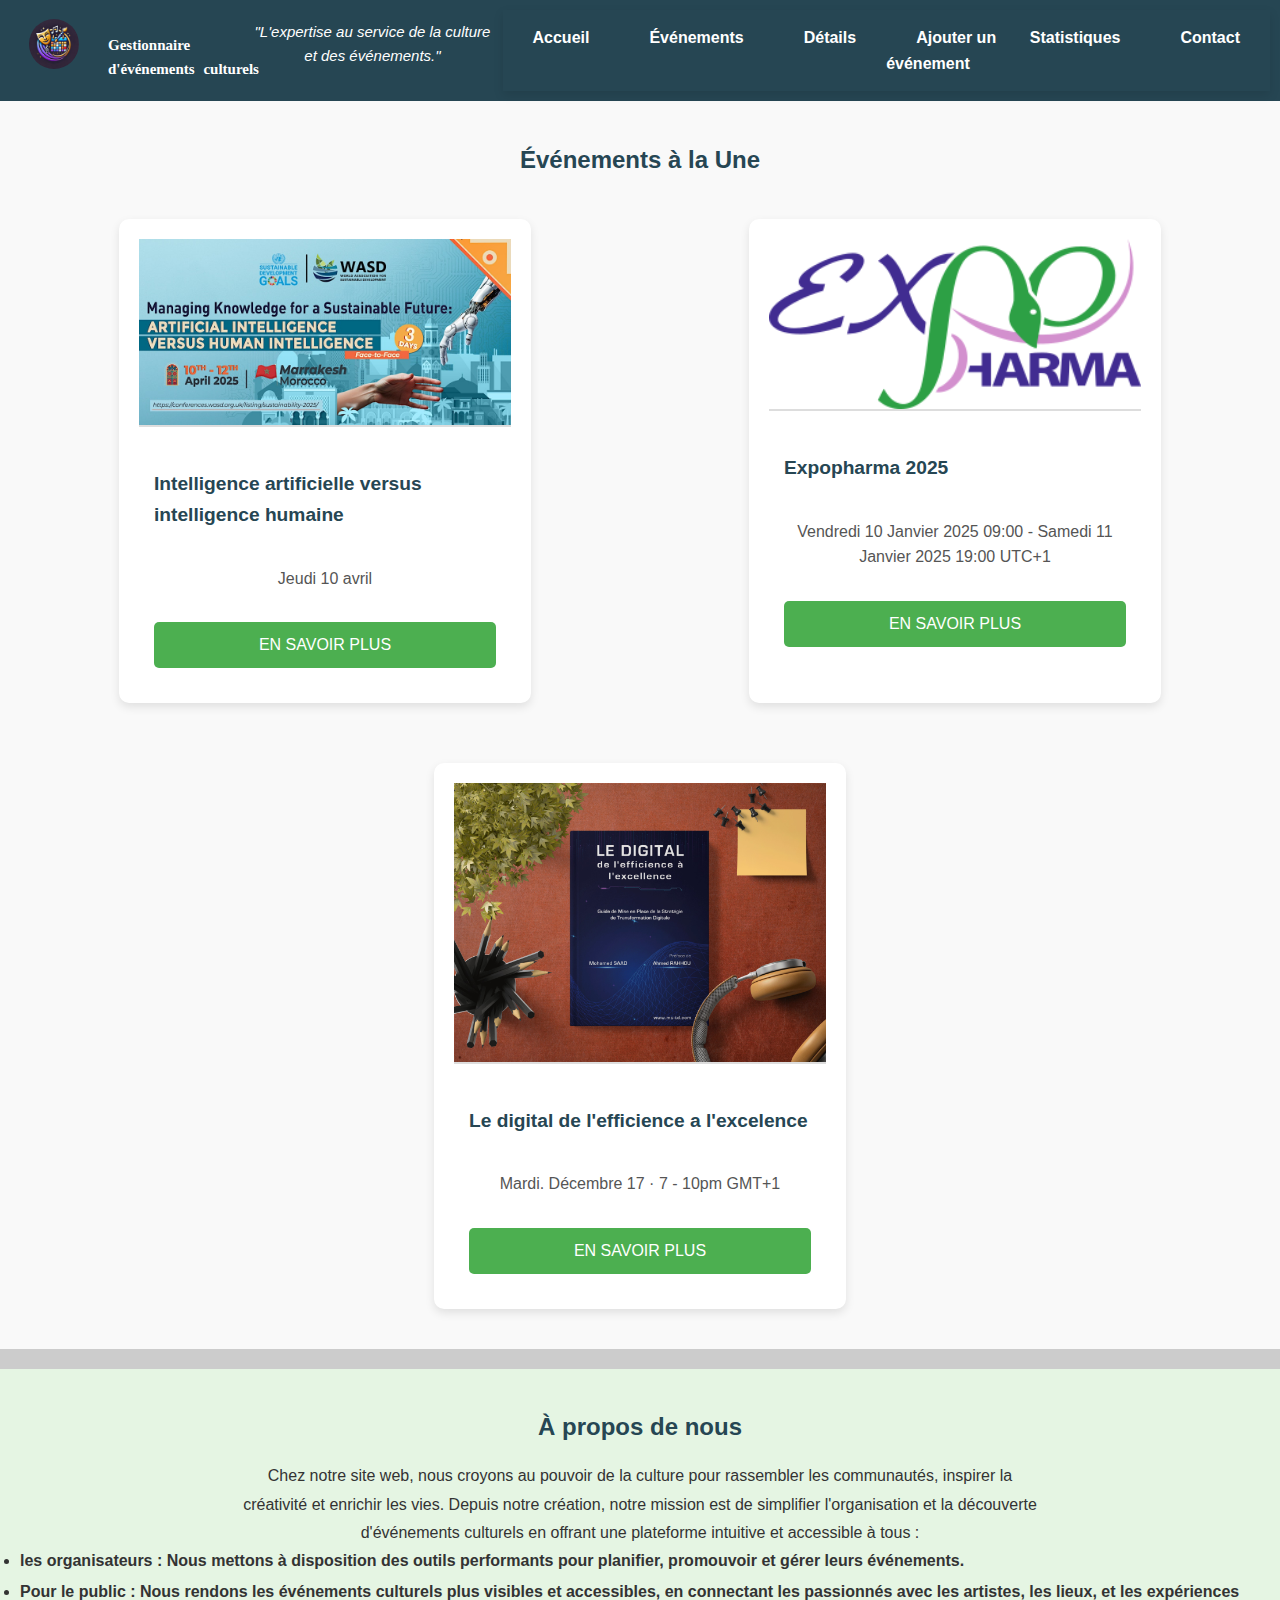
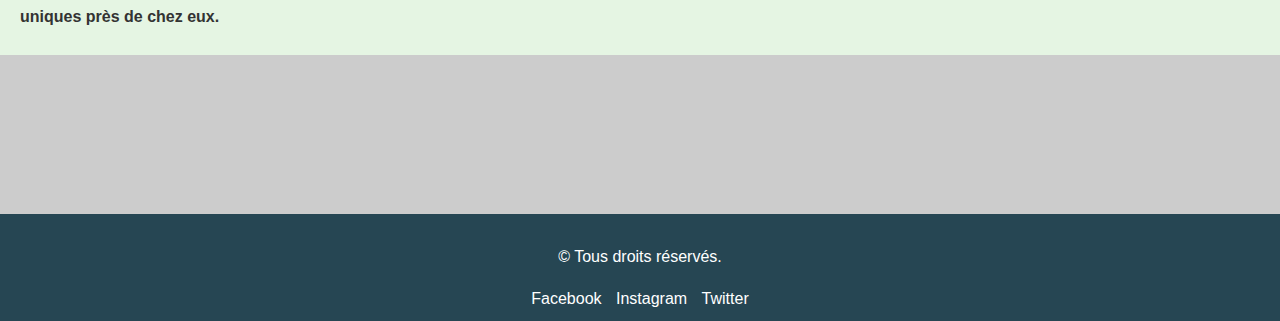
<file: Projet web/index.html>
<!DOCTYPE html>
<html lang="fr">
  <head>
    <meta charset="UTF-8">
    <meta name="viewport" content="width=device-width, initial-scale=1.0">
    <title>Accueil</title>
    <!-- Préchargement des polices -->
    <link rel="preconnect" href="https://fonts.googleapis.com">
    <link rel="preconnect" href="https://fonts.gstatic.com" crossorigin>
    <link href="https://fonts.googleapis.com/css2?family=Jaro:opsz@6..72&display=swap" rel="stylesheet">
    <!-- Inclusion de la feuille de style CSS -->
    <link rel="stylesheet" href="css/style.css">
  </head>
  <body>
    <header>
      <div id="BlockLogo">
        <!-- Logo et titre principal -->
        <a href="index.html"><img id="logo" src="Pictures/logo.webp" alt="Logo du gestionnaire" width="50" height="50"></a>
        <a href="index.html"><h1 id="text_1">Gestionnaire d'événements culturels</h1></a>
        <p id="p_1">"L'expertise au service de la culture et des événements."</p>
      </div>
     
      <nav class="nav_menu">
        <ul>
          <li><a href="index.html" class="nav_menu_item">Accueil</a></li>
          <li><a href="events.html" class="nav_menu_item">Événements</a></li>
          <li><a href="event-details.html" class="nav_menu_item">Détails</a></li>
          <li><a href="add-event.html" class="nav_menu_item">Ajouter un événement</a></li>
          <li><a href="stats.html" class="nav_menu_item">Statistiques</a></li>
          <li><a href="contact.html" class="nav_menu_item">Contact</a></li>
        </ul>
      </nav>
    </header>
      <!-- Section des événements à la une -->
  <section class="featured-events">
    <h2>Événements à la Une</h2>
    <div class="events">
      <div class="event-card">
        <img src="Pictures/https___cdn.evbuc.com_images_905621823_137532368338_1_original.jpg" alt="Festival de Jazz">
        <h3>Intelligence artificielle versus intelligence humaine</h3>
        <p>Jeudi 10 avril</p>
        <a href="https://www.eventbrite.fr/e/artificial-intelligence-versus-human-intelligence-tickets-1089884627259?aff=ebdssbdestsearch&keep_tld=1" class="btn small">En savoir plus</a>
      </div>
      <div class="event-card">
        <img src="Pictures/logo-expo-ultimate.png" alt="Expopharma ">
        <h3>Expopharma 2025</h3>
        <p>Vendredi 10 Janvier 2025 09:00 - Samedi 11 Janvier 2025 19:00 UTC+1</p>
        <a href="https://expopharma.ma/" class="btn small">En savoir plus</a>
      </div>
      <div class="event-card">
        <img src="Pictures/book.jpeg" alt="Atelier d'Écriture">
        <h3>Le digital de l'efficience a l'excelence</h3>
        <p>Mardi. Décembre 17 · 7 - 10pm GMT+1</p>
        <a href="https://www.ms-td.com/book/le-digital-de-l-efficience-a-l-excellence/introduction" class="btn small">En savoir plus</a>
      </div>
    </div>
  </section>
  <section class="testimonials">
    <h2>À propos de nous</h2>
    <p>Chez notre site web, nous croyons au pouvoir de la culture pour rassembler les communautés, inspirer la créativité et enrichir les vies.
      Depuis notre création, notre mission est de simplifier l'organisation et la découverte d'événements culturels en offrant une plateforme intuitive et accessible à tous :
      <li> les organisateurs : Nous mettons à disposition des outils performants pour planifier, promouvoir et gérer leurs événements.</li>
      <li>Pour le public : Nous rendons les événements culturels plus visibles et accessibles, en connectant les passionnés avec les artistes, les lieux, et les expériences uniques près de chez eux.</li>

      </p>

  </section>


  <!-- Pied de page -->
  <footer class="main-footer">
    <p>&copy; Tous droits réservés.</p>
    <div class="social-links">
      <a href="#">Facebook</a>
      <a href="#">Instagram</a>
      <a href="#">Twitter</a>
    </div>
  </footer>

    <!-- Inclusion des scripts -->
    <script src="JS/index_js.js"></script>
  </body>
</html>
</file>
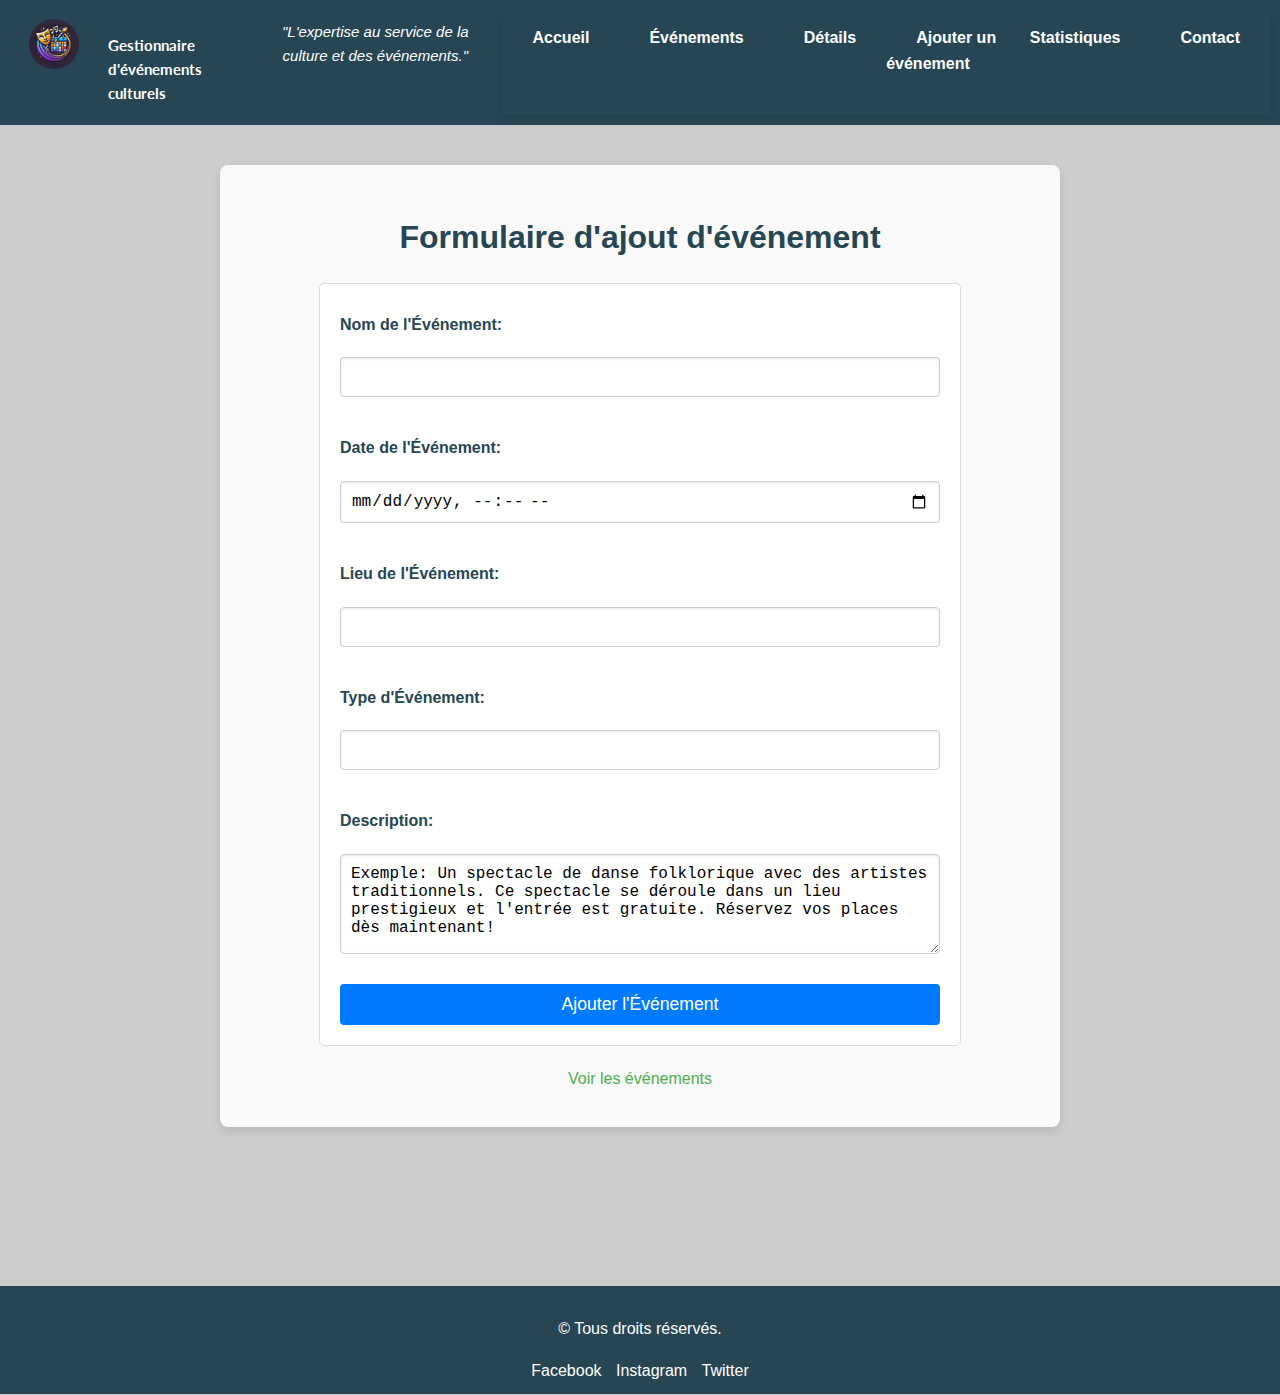
<file: Projet web/add-event.html>
<!DOCTYPE html>
<html lang="fr">
  <head>
    <meta charset="UTF-8">
    <title>Ajouter un Événement</title>
    <link href="https://fonts.googleapis.com/css2?family=Lato&display=swap" rel="stylesheet">
    <link rel="stylesheet" href="css/style.css">
  </head>
  <body>

      <header>
        <div id="BlockLogo">
          <!-- Logo et titre principal -->
          <a href="index.html"><img id="logo" src="Pictures/logo.webp" alt="Logo du gestionnaire" width="50" height="50"></a>
          <a href="index.html"><h1 id="text_1">Gestionnaire d'événements culturels</h1></a>
          <p id="p_1">"L'expertise au service de la culture et des événements."</p>
        </div>
       
        <nav class="nav_menu">
          <ul>
            <li><a href="index.html" class="nav_menu_item">Accueil</a></li>
            <li><a href="events.html" class="nav_menu_item">Événements</a></li>
            <li><a href="event-details.html" class="nav_menu_item">Détails</a></li>
            <li><a href="add-event.html" class="nav_menu_item">Ajouter un événement</a></li>
            <li><a href="stats.html" class="nav_menu_item">Statistiques</a></li>
            <li><a href="contact.html" class="nav_menu_item">Contact</a></li>
          </ul>
        </nav>
      </header>

    <main class="eventsSection">
      <h2 class="header2">Formulaire d'ajout d'événement</h2>
      <form id="ajouterEvenementForm">
        <label for="nomEvenement">Nom de l'Événement:</label>
        <input type="text" id="nomEvenement" required>

        <label for="dateEvenement">Date de l'Événement:</label>
        <input type="datetime-local" id="dateEvenement" required>

        <label for="lieuEvenement">Lieu de l'Événement:</label>
        <input type="text" id="lieuEvenement" required>

        <label for="typeEvenement">Type d'Événement:</label>
        <input type="text" id="typeEvenement" required>

        <label for="descriptionEvenement">Description:</label>
        <textarea id="descriptionEvenement" required>Exemple: Un spectacle de danse folklorique avec des artistes traditionnels. Ce spectacle se déroule dans un lieu prestigieux et l'entrée est gratuite. Réservez vos places dès maintenant!</textarea>

        <button type="submit">Ajouter l'Événement</button>
      </form>

      <p><a href="events.html">Voir les événements</a></p>
    </main>

      <!-- Pied de page -->
  <footer class="main-footer">
    <p>&copy; Tous droits réservés.</p>
    <div class="social-links">
      <a href="#">Facebook</a>
      <a href="#">Instagram</a>
      <a href="#">Twitter</a>
    </div>
  </footer>

    <script>
      // Soumission du formulaire - Ajouter un événement
document.getElementById('ajouterEvenementForm').addEventListener('submit', function(e) {
  e.preventDefault();  // Empêche l'envoi du formulaire par défaut

  // Récupérer les détails de l'événement depuis le formulaire
  const nom = document.getElementById('nomEvenement').value;
  const date = document.getElementById('dateEvenement').value;
  const lieu = document.getElementById('lieuEvenement').value;
  const type = document.getElementById('typeEvenement').value;
  const description = document.getElementById('descriptionEvenement').value;

  // Créer l'objet événement
  const evenement = {
    nom,
    date,
    lieu,
    type,
    description
  };

  // Récupérer les événements existants depuis localStorage, ou une liste vide si aucun événement n'est trouvé
  const evenements = JSON.parse(localStorage.getItem('evenements')) || [];

  // Ajouter le nouvel événement à la liste
  evenements.push(evenement);

  // Sauvegarder la liste mise à jour dans localStorage
  localStorage.setItem('evenements', JSON.stringify(evenements));

  // Rediriger vers la page de la liste des événements
  window.location.href = 'events.html';

});

    </script>
  </body>
</html>
</file>
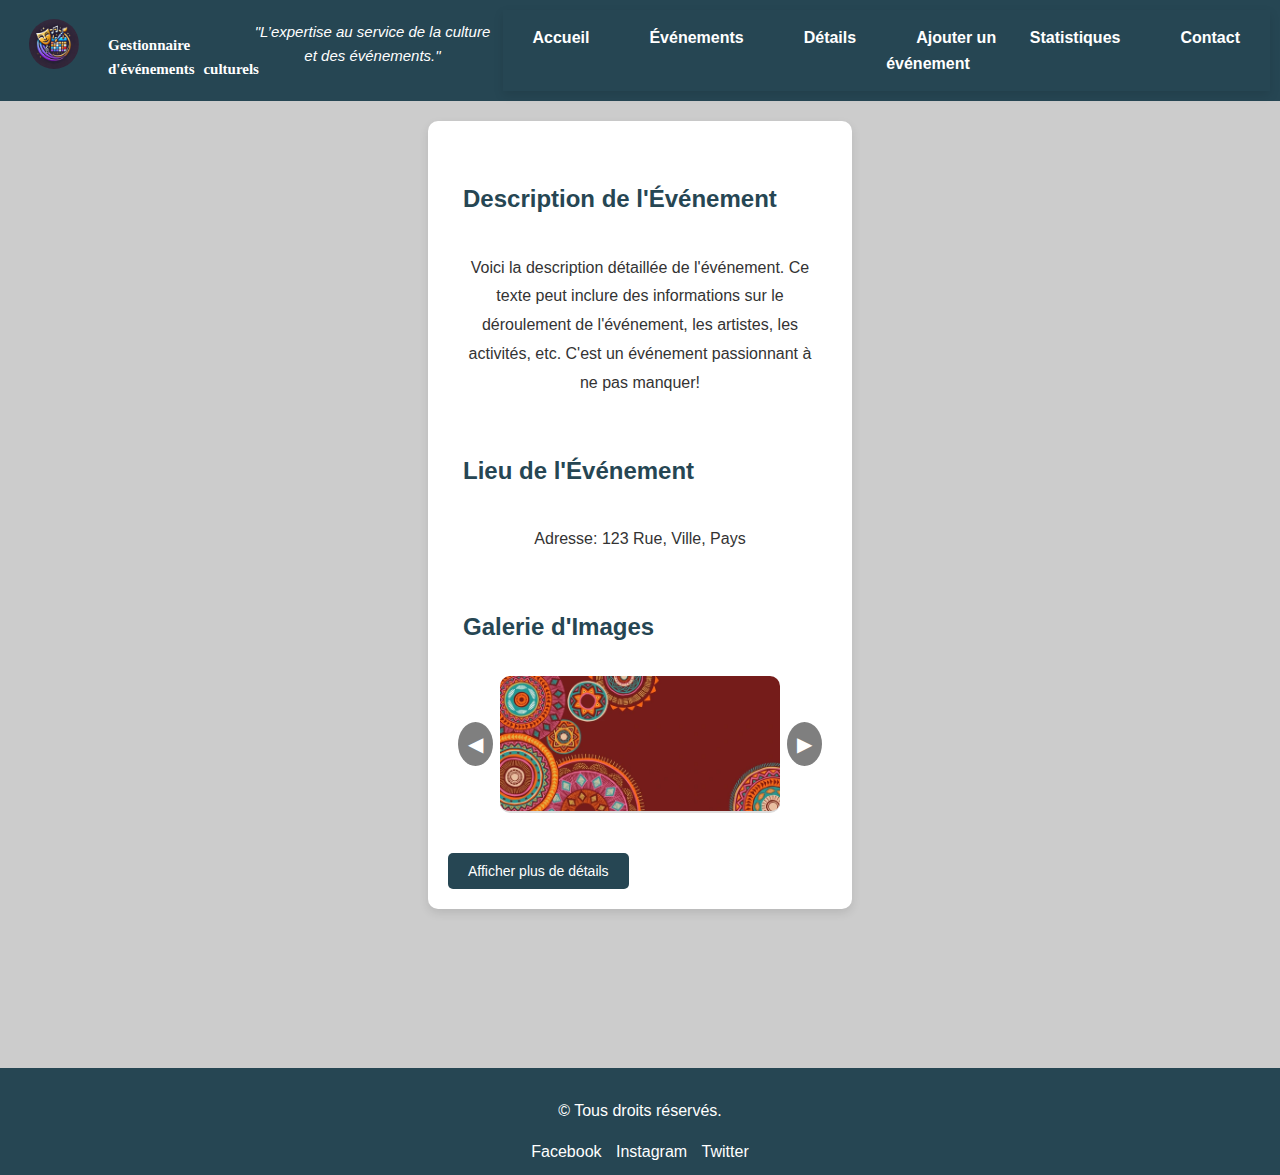
<file: Projet web/event-details.html>
<!DOCTYPE html>
<html lang="fr">
  <head>
    <meta charset="UTF-8">
    <meta name="viewport" content="width=device-width, initial-scale=1.0">
    <title>Event details</title>
    <!-- Préchargement des polices -->
    <link rel="preconnect" href="https://fonts.googleapis.com">
    <link rel="preconnect" href="https://fonts.gstatic.com" crossorigin>
    <link href="https://fonts.googleapis.com/css2?family=Jaro:opsz@6..72&display=swap" rel="stylesheet">
    <!-- Inclusion de la feuille de style CSS -->
    <link rel="stylesheet" href="css/style.css">
  </head>
  <body>
    <header>
      <div id="BlockLogo">
        <!-- Logo et titre principal -->
        <a href="index.html"><img id="logo" src="Pictures/logo.webp" alt="Logo du gestionnaire" width="50" height="50"></a>
        <a href="index.html"><h1 id="text_1">Gestionnaire d'événements culturels</h1></a>
        <p id="p_1">"L’expertise au service de la culture et des événements."</p>
      </div>
     
      <nav class="nav_menu">
        <ul>
          <li><a href="index.html" class="nav_menu_item">Accueil</a></li>
          <li><a href="events.html" class="nav_menu_item">Événements</a></li>
          <li><a href="event-details.html" class="nav_menu_item">Détails</a></li>
          <li><a href="add-event.html" class="nav_menu_item">Ajouter un événement</a></li>
          <li><a href="stats.html" class="nav_menu_item">Statistiques</a></li>
          <li><a href="contact.html" class="nav_menu_item">Contact</a></li>
        </ul>
      </nav>
    </header>
    <main class="event-details-main">
      <article class="event-card">

        <section class="event-details">
          <h3>Description de l'Événement</h3>
          <p>Voici la description détaillée de l'événement. Ce texte peut inclure des informations sur le déroulement de l'événement, les artistes, les activités, etc. C'est un événement passionnant à ne pas manquer!</p>
        </section>
      
        <section class="event-location">
          <h3>Lieu de l'Événement</h3>
          <p>Adresse: 123 Rue, Ville, Pays</p>
        </section>
      
        <!-- Gallery -->
        <section class="event-gallery">
          <h3>Galerie d'Images</h3>
          <div class="gallery">
            <button class="prev-btn">◀</button>
            <img src="Pictures/africa-patterned-design-african-background-600nw-2418508541.webp" alt="Image 1" class="active">
            <img src="Pictures/book.jpeg" alt="Image 2">
            <img src="Pictures/https___cdn.evbuc.com_images_910865443_2256936644363_1_original.jpg" alt="Image 3">
            <button class="next-btn">▶</button>
          </div>
        </section>
     
        <button class="show-more">Afficher plus de détails</button>
      
        
        <div class="event-full-details hidden">
          <p>Plus d'informations sur l'événement...</p>
        </div>
      </article>
    </main>
  <!-- Pied de page -->
  <footer class="main-footer">
    <p>&copy; Tous droits réservés.</p>
    <div class="social-links">
      <a href="#">Facebook</a>
      <a href="#">Instagram</a>
      <a href="#">Twitter</a>
    </div>
  </footer>
    <!-- Inclusion des scripts -->
    <script>
  // Toggle the full event details when "Show More" is clicked
document.querySelector('.show-more').addEventListener('click', function() {
  const details = document.querySelector('.event-full-details');
  details.classList.toggle('hidden'); // Toggle visibility
});

// Initialisation de l'index de l'image courante
let currentImageIndex = 0;

// Sélectionner toutes les images dans la galerie
const images = document.querySelectorAll('.event-gallery img');

// Sélectionner les boutons précédent et suivant
const prevButton = document.querySelector('.prev-btn');
const nextButton = document.querySelector('.next-btn');

// Fonction pour afficher l'image en fonction de l'index courant
function showImage(index) {
  images.forEach((img, i) => {
    img.classList.remove('active'); // Supprimer la classe active de toutes les images
    if (i === index) {
      img.classList.add('active'); // Ajouter la classe active à l'image courante
    }
  });
}

// Écouteur d'événement pour le bouton précédent
prevButton.addEventListener('click', () => {
  currentImageIndex = (currentImageIndex - 1 + images.length) % images.length; // Gérer le retour en boucle
  showImage(currentImageIndex); // Afficher la nouvelle image
});

// Écouteur d'événement pour le bouton suivant
nextButton.addEventListener('click', () => {
  currentImageIndex = (currentImageIndex + 1) % images.length; // Gérer le retour en boucle
  showImage(currentImageIndex); // Afficher la nouvelle image
});

// Afficher initialement la première image
showImage(currentImageIndex);

    </script>
  </body>
</html>
</file>
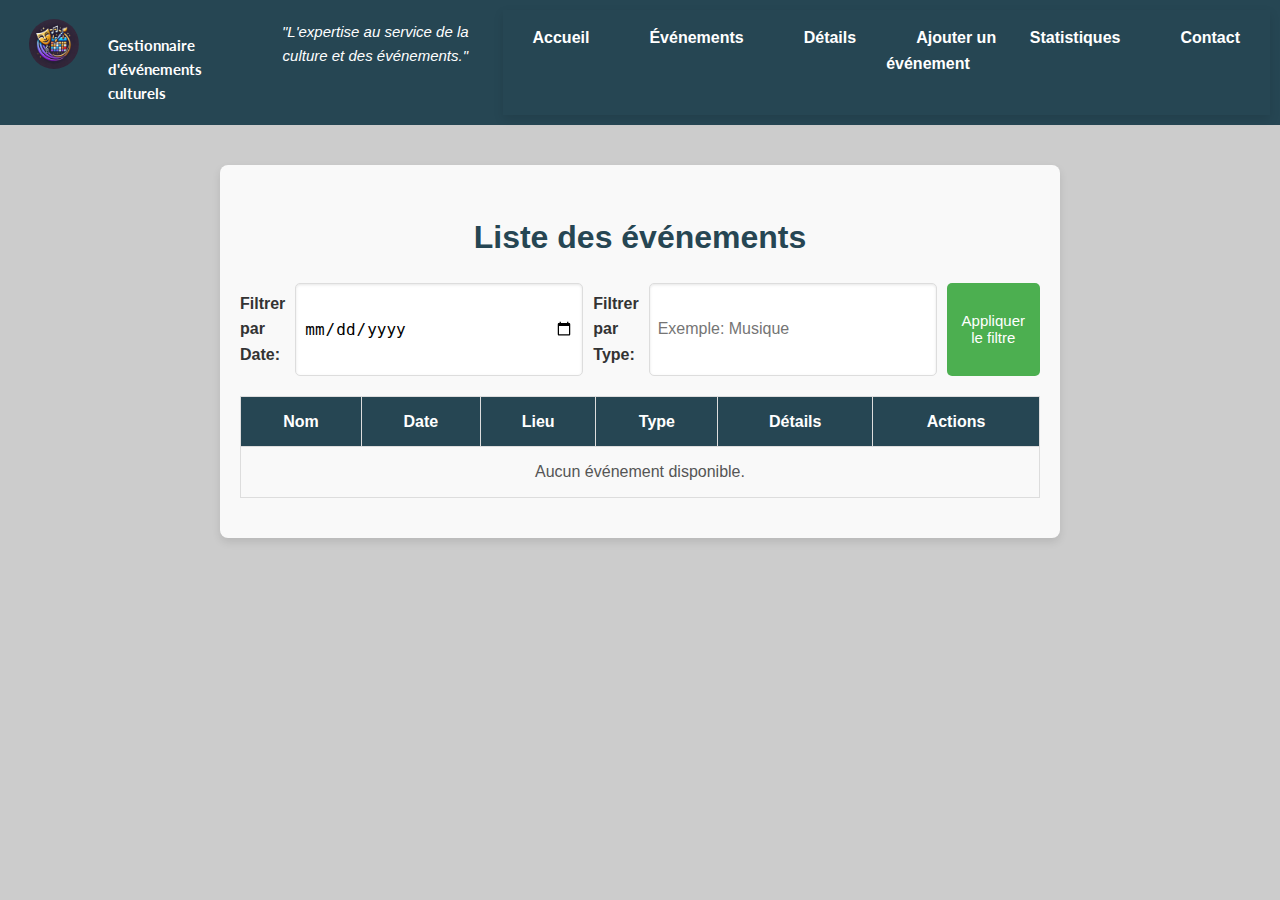
<file: Projet web/events.html>
<!DOCTYPE html>
<html lang="fr">
  <head>
    <meta charset="UTF-8">
    <title>Liste des Événements</title>
    <link href="https://fonts.googleapis.com/css2?family=Lato&display=swap" rel="stylesheet">
    <link rel="stylesheet" href="css/style.css">
  </head>
  <body>
    <header>
      <div id="BlockLogo">
        <!-- Logo et titre principal -->
        <a href="index.html"><img id="logo" src="Pictures/logo.webp" alt="Logo du gestionnaire" width="50" height="50"></a>
        <a href="index.html"><h1 id="text_1">Gestionnaire d'événements culturels</h1></a>
        <p id="p_1">"L'expertise au service de la culture et des événements."</p>
      </div>
     
      <nav class="nav_menu">
        <ul>
          <li><a href="index.html" class="nav_menu_item">Accueil</a></li>
          <li><a href="events.html" class="nav_menu_item">Événements</a></li>
          <li><a href="event-details.html" class="nav_menu_item">Détails</a></li>
          <li><a href="add-event.html" class="nav_menu_item">Ajouter un événement</a></li>
          <li><a href="stats.html" class="nav_menu_item">Statistiques</a></li>
          <li><a href="contact.html" class="nav_menu_item">Contact</a></li>
        </ul>
      </nav>
    </header>

    <main class="eventsSection">
      <h2 class="header2">Liste des événements</h2>
      <div id="blocFiltre">
        <label for="filtreDate">Filtrer par Date:</label>
        <input type="date" id="filtreDate">
      
        <label for="filtreType">Filtrer par Type:</label>
        <input type="text" id="filtreType" placeholder="Exemple: Musique">
      
        <button id="appliquerFiltre">Appliquer le filtre</button>
      </div>

      <table id="tableauEvenements">
        <thead>
          <tr>
            <th>Nom</th>
            <th>Date</th>
            <th>Lieu</th>
            <th>Type</th>
            <th>Détails</th>
            <th>Actions</th>
          </tr>
        </thead>
        <tbody>
          <!-- Les lignes des événements seront ajoutées dynamiquement ici -->
        </tbody>
      </table>
    </main>

    <script>
document.addEventListener('DOMContentLoaded', () => {
  // Charger les événements depuis localStorage
  const evenements = JSON.parse(localStorage.getItem('evenements')) || [];
  const corpsTableau = document.querySelector('#tableauEvenements tbody');

  // Fonction pour charger dynamiquement les événements
  function chargerEvenements() {
    corpsTableau.innerHTML = ''; // Effacer les lignes existantes

    if (evenements.length === 0) {
      const lignePlaceholder = document.createElement('tr');
      lignePlaceholder.innerHTML = `<td colspan="6" style="text-align: center;">Aucun événement disponible.</td>`;
      corpsTableau.appendChild(lignePlaceholder);
    } else {
      // Ajouter les événements à la table
      evenements.forEach((evenement, index) => {
        const ligne = document.createElement('tr');

        ligne.innerHTML = `
          <td>${evenement.nom}</td>
          <td>${evenement.date}</td>
          <td>${evenement.lieu}</td>
          <td>${evenement.type}</td>
          <td><button class="toggle-details">Afficher Détails</button></td>
          <td><button class="delete-button">Supprimer</button></td>
        `;

        const ligneDetails = document.createElement('tr');
        ligneDetails.classList.add('details-row');
        ligneDetails.style.display = 'none';  // Initialement caché
        ligneDetails.innerHTML = `
          <td colspan="6">
            <strong>Description:</strong> ${evenement.description}
          </td>
        `;

        corpsTableau.appendChild(ligne);
        corpsTableau.appendChild(ligneDetails);
      });
    }
  }

  // Fonction pour afficher/masquer les détails d'un événement
  document.querySelector('#tableauEvenements').addEventListener('click', (e) => {
    const cible = e.target;

    if (cible.classList.contains('toggle-details')) {
      const ligne = cible.closest('tr');
      const ligneDetails = ligne.nextElementSibling;

      if (ligneDetails && ligneDetails.classList.contains('details-row')) {
        const estCache = ligneDetails.style.display === 'none' || !ligneDetails.style.display;
        ligneDetails.style.display = estCache ? 'table-row' : 'none';
        cible.textContent = estCache ? 'Masquer Détails' : 'Afficher Détails';
      }
    }

    // Supprimer l'événement
    if (cible.classList.contains('delete-button')) {
      const ligne = cible.closest('tr');
      const ligneDetails = ligne.nextElementSibling;

      ligne.remove();
      if (ligneDetails && ligneDetails.classList.contains('details-row')) {
        ligneDetails.remove();
      }

      // Mettre à jour localStorage en supprimant l'événement
      const indexEvenement = Array.from(corpsTableau.children).indexOf(ligne) / 2;  // Diviser par 2 pour obtenir l'index correct
      evenements.splice(indexEvenement, 1);
      localStorage.setItem('evenements', JSON.stringify(evenements));

      alert('Événement supprimé avec succès !');
    }
  });

  // Appliquer le filtre
  document.getElementById('appliquerFiltre').addEventListener('click', function() {
    const filtreDate = document.getElementById('filtreDate').value.toLowerCase();
    const filtreType = document.getElementById('filtreType').value.toLowerCase();
    const rows = document.querySelectorAll('#tableauEvenements tbody tr');
  
    rows.forEach(row => {
      const eventDate = row.children[1]?.textContent.toLowerCase();
      const eventType = row.children[3]?.textContent.toLowerCase();
  
      const matchesDate = !filtreDate || eventDate.includes(filtreDate);
      const matchesType = !filtreType || eventType.includes(filtreType);
  
      row.style.display = matchesDate && matchesType ? '' : 'none'; // Montrer ou cacher les lignes
    });
  });

  // Charger les événements lors du chargement de la page
  chargerEvenements();
});

    </script>
  </body>
</html>
</file>
<file: Projet web/css/style.css>
/* ==================================
   General Styles
================================== */
html {
  overflow-x: hidden;
  margin: 0;
  padding: 0;
}

body {
  overflow-x: hidden;
  color: #333;
  background-color: rgba(0, 0, 0, 0.2);
  margin: 0;
  padding: 0;
  line-height: 1.6;
  font-family: Arial, sans-serif;
}

a {
  text-decoration: none;
  color: rgb(255, 255, 255);
}

/* ==================================
   Header
================================== */
header {
  background-color: #264653;
  color: white;
  padding: 10px;
  display: flex;
  justify-content: space-between;
}

#BlockLogo {
  padding-left: 10px;
  display: flex;
  transition: 0.2s;
}

#BlockLogo:hover {
  color: white;
  transform: scale(1.1);
  opacity: 0.6;
}

#text_1 {
  word-spacing: 5px;
  font-family: Lato, 'sans-serif';
  color: white;
  font-size: 15px;
  margin-top: 23px;
  transform: translateX(20px);
  animation: movein 2s ease-out forwards;
}

@keyframes movein {
  0% {
    color: black;
    opacity: 0;
    transform: translateX(30%);
  }
  100% {
    opacity: 1;
    transform: translateX(0);
  }
}

#logo {
  animation: movein 2s ease-out forwards;
  border-radius: 100%;
  margin: 9px;
}

#p_1{
  font-style: italic;
  font-size: 15px;
  margin: 10px;
}

/* ==================================
   General Navigation Menu Styles
================================== */
.nav_menu {
  display: flex;
  justify-content: center;
  background-color: #264653;
  padding: 15px 0;
  box-shadow: 0 4px 10px rgba(0, 0, 0, 0.1);
}

.nav_menu ul {
  display: flex;
  list-style: none;
  padding: 0;
  margin: 0;
}

.nav_menu_item {
  text-decoration: none;
  color: white;
  padding: 12px 20px;
  font-size: 16px;
  font-weight: 600;
  transition: background-color 0.3s ease, transform 0.3s ease;
  border-radius: 8px;
  margin: 0 10px;
}

.nav_menu_item:hover,
.nav_menu_item.active {
  background-color: #f4a261;
  transform: scale(1.1);
  color: #fff;
}

/* Active state for current page */
.nav_menu_item.active {
  background-color: #2a9d8f;
  color: white;
  font-weight: bold;
}

/* Small screen responsiveness */
@media (max-width: 768px) {
  .nav_menu ul {
    flex-direction: column;
    align-items: center;
  }

  .nav_menu_item {
    margin: 5px 0;
  }
}


/* ==================================
   Footer
================================== */
.main-footer {
  background: #264653;
  color: white;
  text-align: center;
  padding: 10px;
  margin-top: 159px;
}

.main-footer .social-links a {
  color: white;
  margin: 0 5px;
  text-decoration: none;
}

/* ==================================
   Buttons
================================== */
button {
  padding: 10px;
  font-size: 15px;
  border: none;
  border-radius: 5px;
  background: #4CAF50;
  color: white;
  cursor: pointer;
  transition: transform 0.2s, background-color 0.2s;
}

button:hover {
  background: #45a049;
  transform: scale(1.1);
}

.delete-button {
  padding: 5px;
  color: white;
  background-color: red;
  border: 1px solid;
  cursor: pointer;
  border-radius: 10%;
}

.delete-button:hover {
  background-color: darkred;
  transition: 1s;
}

/* ==================================
   Forms
================================== */
form {
  display: flex;
  flex-direction: column;
}

label {
  font-weight: bold;
  margin: 0.5rem 0;
}

input, select, textarea {
  padding: 0.5rem;
  margin-bottom: 1rem;
  border: 1px solid #ddd;
  border-radius: 4px;
  font-size: 1rem;
  width: 100%;
  box-shadow: inset 0 1px 3px rgba(0, 0, 0, 0.1);
  transition: border-color 0.3s ease;
}

input:focus, select:focus, textarea:focus {
  border-color: #4CAF50;
  outline: none;
}

/* ==================================
   Tables
================================== */
table {
  border-collapse: collapse;
  width: 100%;
  background-color: white;
  margin: 20px auto;
  border-width: 1px;
  border-style: solid;
  border-color: rgb(221, 221, 221);
}

th, td {
  text-align: left;
  border-width: 1px;
  border-style: solid;
  border-color: rgb(221, 221, 221);
  padding: 12px;
  font-size: 16px;
}

th {
  background-color: rgb(76, 175, 80);
  color: white;
  font-weight: bold;
  position: sticky;
  top: 0;
}

td {
  background-color: #f9f9f9;
}

tr:nth-child(even) {
  background-color: #f2f2f2;
}

tr:hover {
  background-color: rgba(76, 175, 80, 0.2);
  cursor: pointer;
}

table thead th {
  padding: 15px 10px;
}

table tbody td {
  padding: 12px 10px;
}

/* ==================================
   Miscellaneous
================================== */
section {
  margin-bottom: 20px;
}

h2 {
  color: #264653;
  margin-bottom: 10px;
}

span {
  color: red;
}

.hidden {
  display: none;
}

/* ==================================
   Main Page Styles
================================== */

/* Section for Featured Events */
.featured-events {
  padding: 20px;
  background-color: #f9f9f9;
}

.featured-events h2 {
  color: #264653;
  text-align: center;
  margin-bottom: 20px;
}

.events {
  display: flex;
  justify-content: space-between;
  gap: 20px;
  flex-wrap: wrap;
  margin-top: 20px;
}

.event-card {
  background-color: white;
  width: 30%;
  box-shadow: 0 4px 8px rgba(0, 0, 0, 0.1);
  border-radius: 8px;
  overflow: hidden;
  transition: transform 0.3s ease-in-out;
}

.event-card:hover {
  transform: translateY(-10px);
}

.event-card img {
  width: 100%;
  height: auto;
  border-bottom: 2px solid #ddd;
}

.event-card h3 {
  font-size: 1.2rem;
  padding: 15px;
  color: #264653;
}

.event-card p {
  padding: 0 15px 15px;
  color: #555;
}

.event-card .btn {
  display: block;
  text-align: center;
  padding: 10px;
  background-color: #4CAF50;
  color: white;
  border: none;
  text-transform: uppercase;
  margin: 0 15px 15px;
  border-radius: 5px;
  transition: background-color 0.3s;
}

.event-card .btn:hover {
  background-color: #45a049;
}

/* Section for About Us */
.testimonials {
  padding: 20px;
  background-color: #e5f5e3;
  text-align: center;
}

.testimonials h2 {
  color: #264653;
  margin-bottom: 15px;
}

.testimonials p {
  color: #333;
  font-size: 1rem;
  line-height: 1.8;
  max-width: 800px;
  margin: 0 auto;
}

.testimonials li {
  text-align: left;
  margin-bottom: 5px;
  font-weight: bold;
}


/* ==================================
   Events List Page Styles
================================== */

/* Main Section */
.eventsSection {
  padding: 20px;
}

.header2 {
  text-align: center;
  color: #264653;
  margin-bottom: 20px;
}

/* Filter Section */
#blocFiltre {
  display: flex;
  justify-content: space-between;
  margin-bottom: 20px;
}

#blocFiltre label {
  font-size: 1rem;
  color: #333;
}

#blocFiltre input {
  padding: 8px;
  margin: 0 10px;
  font-size: 1rem;
  border: 1px solid #ddd;
  border-radius: 5px;
}

#appliquerFiltre {
  padding: 8px 15px;
  background-color: #4CAF50;
  color: white;
  border: none;
  cursor: pointer;
  border-radius: 5px;
}

#appliquerFiltre:hover {
  background-color: #45a049;
}

/* Table */
#tableauEvenements {
  width: 100%;
  border-collapse: collapse;
  margin-top: 20px;
}

#tableauEvenements th, #tableauEvenements td {
  padding: 12px;
  text-align: center;
  border: 1px solid #ddd;
}

#tableauEvenements th {
  background-color: #264653;
  color: white;
}

#tableauEvenements td {
  color: #555;
}

#tableauEvenements tbody tr:hover {
  background-color: #f1f1f1;
}

#tableauEvenements tbody tr:nth-child(even) {
  background-color: #fafafa;
}

/* Actions Column */
#tableauEvenements td .action-btn {
  padding: 8px 12px;
  background-color: #4CAF50;
  color: white;
  border: none;
  border-radius: 5px;
  cursor: pointer;
  text-decoration: none;
}

#tableauEvenements td .action-btn:hover {
  background-color: #45a049;
}


/* ==================================
   Event Details Page Styles
================================== */
/* ==================================
   Event Details Page Styles
================================== */

/* Article container */
.event-card {
  margin: 20px auto;
  max-width: 900px;
  padding: 20px;
  background-color: white;
  border-radius: 10px;
  box-shadow: 0 4px 10px rgba(0, 0, 0, 0.1);
}

/* Section headers */
.event-details h3, .event-location h3, .event-gallery h3 {
  font-size: 24px;
  color: #264653;
  margin-bottom: 15px;
  font-family: 'Lato', sans-serif;
}

/* Description section */
.event-details p {
  font-size: 16px;
  color: #333;
  line-height: 1.8;
}

/* Location section */
.event-location p {
  font-size: 16px;
  color: #333;
  line-height: 1.8;
}

/* Gallery Section */
.event-gallery {
  margin-bottom: 40px;
}

.event-gallery .gallery {
  display: flex;
  justify-content: center;
  align-items: center;
  gap: 15px;
  position: relative;
}

.event-gallery img {
  width: 100%;
  max-width: 280px;
  border-radius: 10px;
  transition: transform 0.3s ease, opacity 0.3s ease;
  opacity: 0;
  display: none;
}

.event-gallery img.active {
  opacity: 1;
  display: block;
}

.event-gallery img:hover {
  transform: scale(1.05);
  opacity: 0.8;
}

/* Previous and Next Buttons */
.prev-btn, .next-btn {
  background-color: rgba(0, 0, 0, 0.5);
  color: white;
  padding: 10px;
  font-size: 20px;
  border-radius: 50%;
  cursor: pointer;
  position: absolute;
  top: 50%;
  transform: translateY(-50%);
  z-index: 1;
  transition: opacity 0.3s ease;
}

.prev-btn:hover, .next-btn:hover {
  opacity: 0.7;
}

.prev-btn {
  left: 10px;
}

.next-btn {
  right: 10px;
}

/* Button for displaying more details */
button.show-more {
  background-color: #264653;
  color: white;
  font-size: 14px;
  padding: 10px 20px;
  border: none;
  border-radius: 5px;
  cursor: pointer;
  transition: background-color 0.3s ease, transform 0.2s ease;
}

button.show-more:hover {
  background-color: #1f3d44;
  transform: scale(1.05);
}

/* Full details section */
.event-full-details {
  display: none;
  margin-top: 20px;
}

.event-full-details.hidden {
  display: none;
}

.event-full-details p {
  font-size: 16px;
  color: #333;
  line-height: 1.8;
}

/* ================================
   Mobile Responsiveness
================================= */
@media (max-width: 768px) {
  .event-card {
    padding: 15px;
  }

  .event-details h3, .event-location h3, .event-gallery h3 {
    font-size: 20px;
  }

  .event-details p, .event-location p {
    font-size: 14px;
  }

  .gallery {
    flex-direction: column;
    gap: 10px;
  }

  .event-gallery img {
    max-width: 100%;
  }
}




/* ==================================
   Add Event Page Styles
================================== */

/* Main Section */
.eventsSection {
  padding: 20px;
  background-color: #f9f9f9;
  max-width: 800px;
  margin: 40px auto;
  border-radius: 8px;
  box-shadow: 0 4px 8px rgba(0, 0, 0, 0.1);
}

.header2 {
  text-align: center;
  color: #264653;
  font-size: 2rem;
  margin-bottom: 20px;
}

/* Form Styles */
form {
  display: grid;
  gap: 15px;
}

form label {
  font-size: 1rem;
  color: #264653;
}

form input, form textarea {
  padding: 10px;
  font-size: 1rem;
  border: 1px solid #ddd;
  border-radius: 5px;
  width: 100%;
  box-sizing: border-box;
}

form textarea {
  min-height: 100px;
  resize: vertical;
}

form button {
  padding: 12px 20px;
  background-color: #4CAF50;
  color: white;
  border: none;
  border-radius: 5px;
  font-size: 1.1rem;
  cursor: pointer;
  width: 100%;
}

form button:hover {
  background-color: #45a049;
}

/* Link to Events */
p {
  text-align: center;
  margin-top: 20px;
}

p a {
  color: #4CAF50;
  text-decoration: none;
}

p a:hover {
  text-decoration: underline;
}

/* ==================================
   Contact & Event Graph Page Styles
================================== */

/* General Form Styles */
form {
  max-width: 600px;
  margin: 20px auto;
  padding: 20px;
  border: 1px solid #ddd;
  border-radius: 5px;
  background: #fff;
}

form label {
  display: block;
  margin-bottom: 5px;
  font-weight: bold;
}

form input, form select {
  width: 100%;
  padding: 10px;
  margin-bottom: 15px;
  border: 1px solid #ccc;
  border-radius: 4px;
  box-sizing: border-box;
}

form .buttons {
  display: flex;
  justify-content: space-between;
}

form button {
  padding: 10px 20px;
  border: none;
  border-radius: 4px;
  background-color: #007BFF;
  color: white;
  cursor: pointer;
}

form button[type="reset"] {
  background-color: #6c757d;
}

form button:hover {
  opacity: 0.9;
}

/* Chart Container */
.chart-container {
  max-width: 800px;
  margin: 20px auto;
  padding: 20px;
  background: #fff;
  border: 1px solid #ddd;
  border-radius: 5px;
}

/* Responsive Design */
@media (max-width: 600px) {
  form {
    padding: 15px;
  }

  form .buttons {
    flex-direction: column;
  }

  form button {
    width: 100%;
    margin-bottom: 10px;
  }

  .chart-container {
    width: 100%;
    padding: 15px;
  }
}


/* ===========================================
   Contact & Events Page Styles
=========================================== */

/* General Form Styles */
form {
  max-width: 600px;
  margin: 20px auto;
  padding: 20px;
  border: 1px solid #ddd;
  border-radius: 5px;
  background: #fff;
}

form label {
  display: block;
  margin-bottom: 5px;
  font-weight: bold;
}

form input, form textarea {
  width: 100%;
  padding: 10px;
  margin-bottom: 15px;
  border: 1px solid #ccc;
  border-radius: 4px;
  box-sizing: border-box;
}

form .buttons {
  display: flex;
  justify-content: space-between;
}

form button {
  padding: 10px 20px;
  border: none;
  border-radius: 4px;
  background-color: #007BFF;
  color: white;
  cursor: pointer;
}

form button[type="reset"] {
  background-color: #6c757d;
}

form button:hover {
  opacity: 0.9;
}

/* Map Container */
#map {
  height: 400px;
  margin: 20px auto;
  width: 100%;
  border: 1px solid #ddd;
  border-radius: 5px;
}


/* Responsive Design */
@media (max-width: 600px) {
  form {
    padding: 15px;
  }

  form .buttons {
    flex-direction: column;
  }

  form button {
    width: 100%;
    margin-bottom: 10px;
  }

  #map {
    height: 300px;
  }
}
</file>
